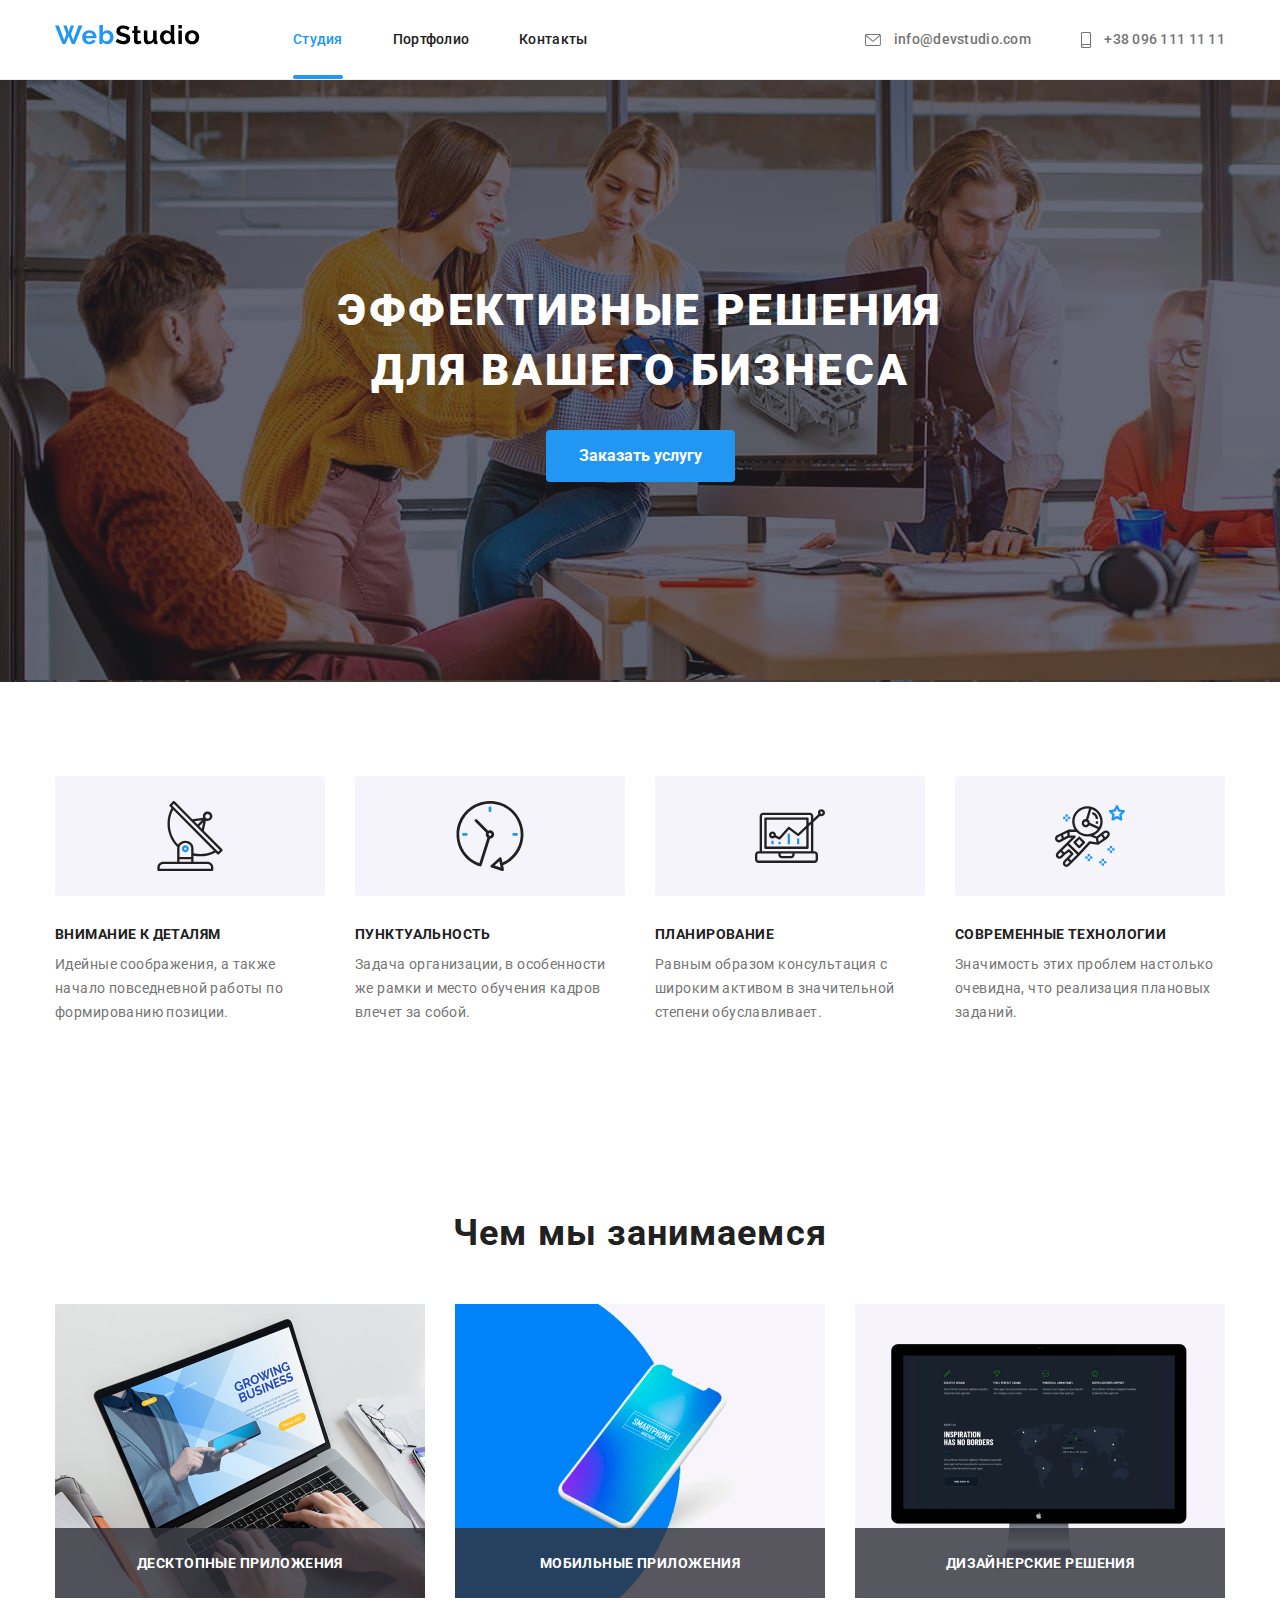
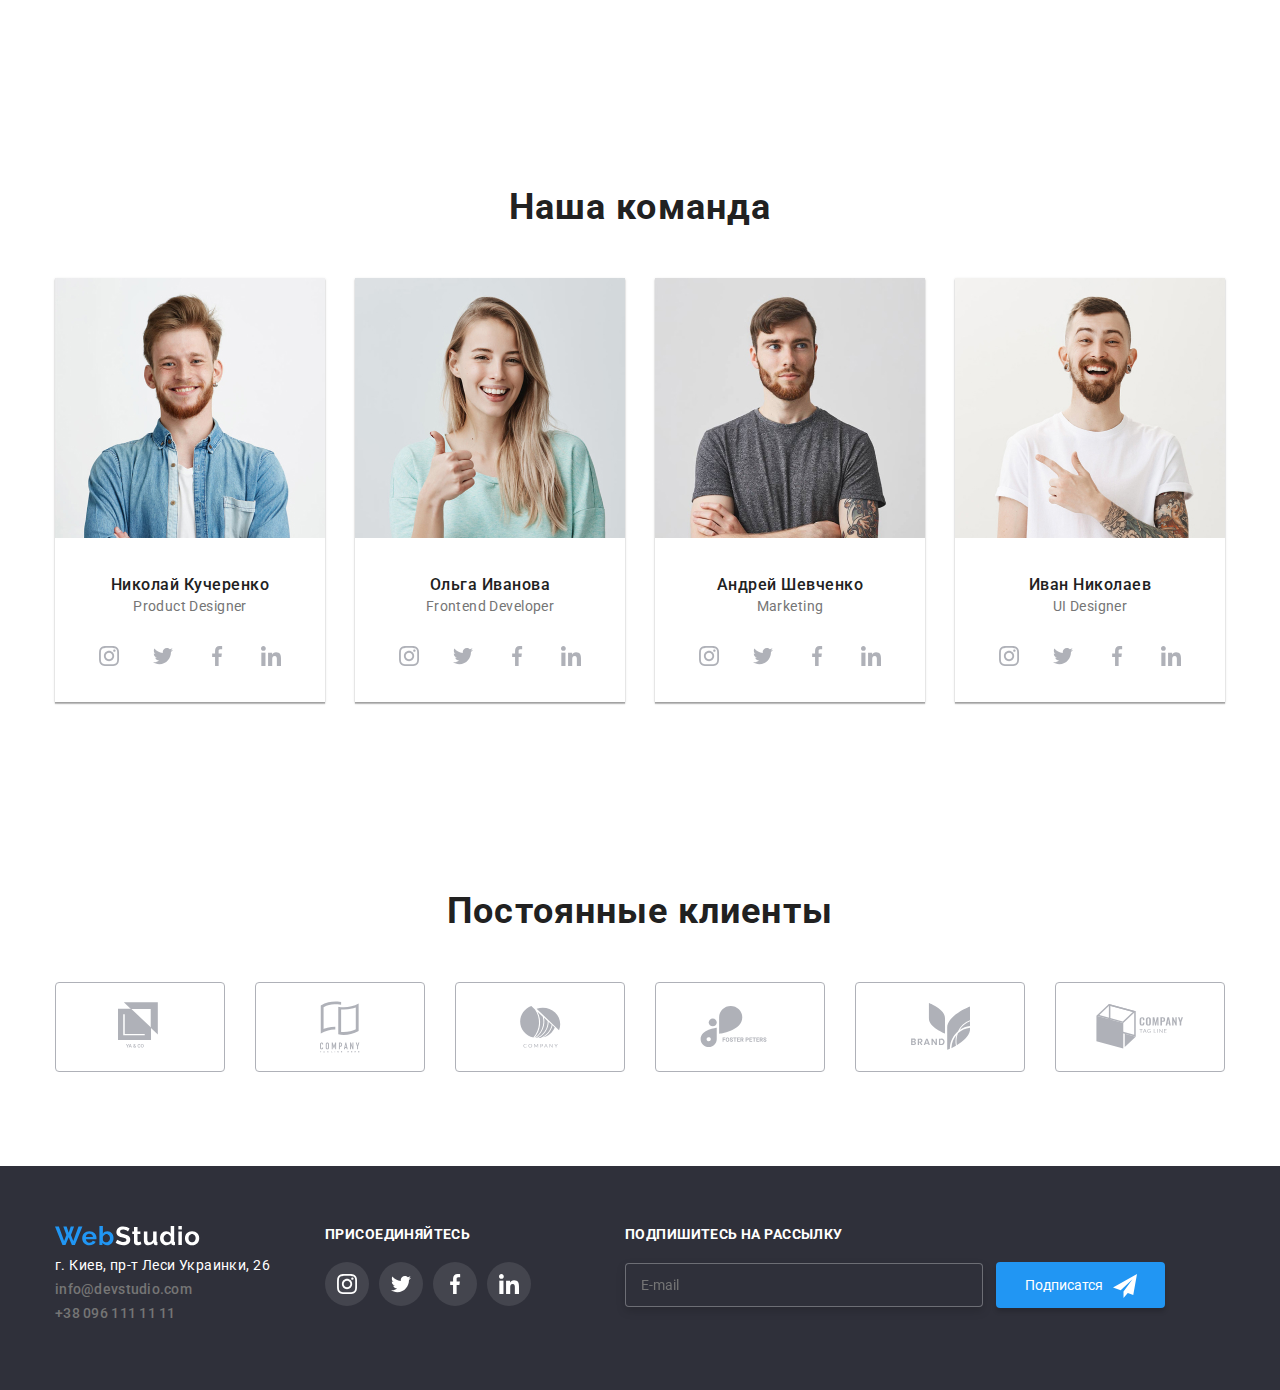
<file: index.html>
<!DOCTYPE html>
<html lang="ru">
<head>
    <meta charset="UTF-8" />
    <meta name="viewport" content="width=device-width, initial-scale=1.0" />
    <title>Document</title>
    <link href="https://fonts.googleapis.com/css2?family=Roboto:wght@400;500;700;900&display=swap" rel="stylesheet">
    <link rel="stylesheet" href="./css/main.min.css">
</head>

<body>

    <header class="header">
        <div class="container">
        <nav class="main-nav">
            <a href="/"><img src="./images/WebStudio.svg" class="logo" alt="Логотип"></a>
            <ul class="list site-nav">
                <li><a href="./index.html" class="link current">Студия</a></li>
                <li><a href="./portfolio.html" class="link">Портфолио</a></li>
                <li><a href="#contacts" class="link">Контакты</a></li>
            </ul>
            <ul class="list site-address">
                <li><a href="mailto:info@devstudio.com" class="link-mail">
                    <svg class="mail-svg-n" width="16" height="12"><use href="./images/sprite.svg#envelope"></use></svg> info@devstudio.com</a></li>
                <li><a href="tel:+380961111111" class="link-tel">
                    <svg class="phone-svg-n"  width="10" height="16"><use href="./images/sprite.svg#smartphone"></use></svg> +38 096 111 11 11</a></li>
            </ul>
        </nav>
        </div>
    </header>
    <main>     
        <section class="hero">
            <div class="container hero-con">
                <h1 class="hero-title">Эффективные решения<br> для вашего бизнеса</h1>
                <button class="button primary" href="" data-modal-open>Заказать услугу</button>
            </div>
        </section>
        <section class="functions-section section">
            <div class="container">
            <h2 hidden>Функции</h2>
            <ul class="list function-list">
                <li class="fnc-list">
                    <div>
                         <svg class="function-img" width="70" height="70"><use href="./images/sprite.svg#antenna" ></use></svg>
                    </div>
                    <h3 class="section-function">Внимание к деталям</h3>
                    <p class="function-items">Идейные соображения, а также начало повседневной работы по формированию позиции.</p>
                </li>
                <li class="fnc-list">
                    <div>
                         <svg class="function-img" width="70" height="70"><use href="./images/sprite.svg#clock" ></use></svg>
                    </div>
                    <h3 class="section-function">Пунктуальность</h3>
                    <p class="function-items">Задача организации, в особенности же рамки и место обучения кадров влечет за собой.</p>
                </li>
                <li class="fnc-list">
                    <div>
                         <svg class="function-img" width="70" height="70"><use href="./images/sprite.svg#diagram" ></use></svg>
                    </div>
                    <h3 class="section-function">Планирование</h3>
                    <p class="function-items">Равным образом консультация с широким активом в значительной степени обуславливает.</p>
                </li>
                <li class="fnc-list">
                    <div>
                         <svg class="function-img" width="70" height="70"><use href="./images/sprite.svg#astronaut" ></use></svg>
                    </div>    
                    <h3 class="section-function">Современные технологии</h3>
                    <p class="function-items">Значимость этих проблем настолько очевидна, что реализация плановых заданий.</p>
                </li>
            </ul>
            </div>
        </section>
        <section class="whatwedo-section section">
        <div class="container">
            <h2 class="section-title">Чем мы занимаемся</h2>
            <ul class="list function-list">
                <li class="work-li">
                    <div class="overlay-whatwedo">
                    <h3 class="whatwedo">Десктопные приложения</h3>
                    </div>
                    <img src="./images/img(1).jpg" alt="" width="370">
                </li>
                <li class="work-li">
                    <div class="overlay-whatwedo">
                    <h3 class="whatwedo">Мобильные приложения</h3>
                    </div>
                    <img src="./images/img(2).jpg" alt="" width="370">
                </li>
                <li class="work-li">
                    <div class="overlay-whatwedo">
                    <h3 class="whatwedo">Дизайнерские решения</h3>
                    </div>
                    <img src="./images/img(3).jpg" alt="" width="370">
                </li>
            </ul>
        </div>
        </section>
        <section class="team-section section">
        <div class="container">
            <h2 class="section-title">Наша команда</h2>
            <ul class="list function-list">
                <li class="fnc-li">
                    <img src="./images/img01.jpg" alt="">
                    <h3 class="section-item">Николай Кучеренко</h3>
                    <p>Product Designer</p>
                    <ul class="social-list">
                        <li class="social-element"><a href="https://www.instagram.com/?hl=ru" target="_blank" class="social-link">
                            <svg class="svg-team">
                                <use href="./images/sprite.svg#instagram"></use>
                            </svg></a></li>
                        <li class="social-element"><a href="https://twitter.com/explore" target="_blank" class="social-link">
                            <svg class="svg-team">
                                <use href="./images/sprite.svg#twitter"></use>
                            </svg></a></li>
                        <li class="social-element"><a href="https://www.facebook.com/campaign/landing.php?campaign_id=1600506868&extra_1=s%7Cc%7C303839676198%7Ce%7Cfacebook%7C&placement=&creative=303839676198&keyword=facebook&partner_id=googlesem&extra_2=campaignid%3D1600506868%26adgroupid%3D60825658456%26matchtype%3De%26network%3Dg%26source%3Dnotmobile%26search_or_content%3Ds%26device%3Dc%26devicemodel%3D%26adposition%3D%26target%3D%26targetid%3Dkwd-541132862%26loc_physical_ms%3D9061020%26loc_interest_ms%3D%26feeditemid%3D%26param1%3D%26param2%3D&gclid=CjwKCAjwjLD4BRAiEiwAg5NBFtguiMSLvXgGRlx7NWDnHO7qBOjqMM1xP7AW2_6qaOmT_vZ8aqdPcxoCaqUQAvD_BwE" target="_blank" class="social-link">
                            <svg class="svg-team">
                                <use href="./images/sprite.svg#facebook"></use></svg></a></li>
                        <li class="social-element"><a href="" target="_blank" class="social-link">
                            <svg class="svg-team">
                                <use href="./images/sprite.svg#linkedin"></use></svg>
                        </a></li>
                    </ul>
                </li>
                <li class="fnc-li">
                    <img src="./images/ОльгаИванова.jpg" alt="">
                    <h3 class="section-item">Ольга Иванова</h3>
                    <p>Frontend Developer</p>
                    <ul class="social-list">
                        <li class="social-element">
                            <a href="https://www.instagram.com/?hl=ru" target="_blank" class="social-link">
                                <svg class="svg-team">
                                    <use href="./images/sprite.svg#instagram"></use>
                                </svg>
                            </a>
                        </li>
                        <li class="social-element">
                            <a href="https://twitter.com/explore" target="_blank" class="social-link">
                            <svg class="svg-team">
                            <use href="./images/sprite.svg#twitter"></use>
                        </svg></a></li>
                        <li class="social-element"><a href="https://www.facebook.com/campaign/landing.php?campaign_id=1600506868&extra_1=s%7Cc%7C303839676198%7Ce%7Cfacebook%7C&placement=&creative=303839676198&keyword=facebook&partner_id=googlesem&extra_2=campaignid%3D1600506868%26adgroupid%3D60825658456%26matchtype%3De%26network%3Dg%26source%3Dnotmobile%26search_or_content%3Ds%26device%3Dc%26devicemodel%3D%26adposition%3D%26target%3D%26targetid%3Dkwd-541132862%26loc_physical_ms%3D9061020%26loc_interest_ms%3D%26feeditemid%3D%26param1%3D%26param2%3D&gclid=CjwKCAjwjLD4BRAiEiwAg5NBFtguiMSLvXgGRlx7NWDnHO7qBOjqMM1xP7AW2_6qaOmT_vZ8aqdPcxoCaqUQAvD_BwE" target="_blank" class="social-link">
                            <svg class="svg-team">
                            <use href="./images/sprite.svg#facebook"></use></svg></a></li>
                        <li class="social-element"><a href="" target="_blank" class="social-link"><svg class="svg-team">
                            <use href="./images/sprite.svg#linkedin"></use></svg></a></li>
                    </ul>
                </li>
                <li class="fnc-li">
                    <img src="./images/АндрейШевченко.jpg" alt="">
                    <h3 class="section-item">Андрей Шевченко</h3>
                    <p>Marketing</p>
                    <ul class="social-list">
                        <li class="social-element"><a href="https://www.instagram.com/?hl=ru" target="_blank" class="social-link"><svg class="svg-team">
                            <use href="./images/sprite.svg#instagram"></use>
                            </svg></a></li>
                        <li class="social-element"><a href="https://twitter.com/explore" target="_blank" class="social-link"><svg class="svg-team">
                            <use href="./images/sprite.svg#twitter"></use>
                            </svg></a></li>
                        <li class="social-element"><a href="https://www.facebook.com/campaign/landing.php?campaign_id=1600506868&extra_1=s%7Cc%7C303839676198%7Ce%7Cfacebook%7C&placement=&creative=303839676198&keyword=facebook&partner_id=googlesem&extra_2=campaignid%3D1600506868%26adgroupid%3D60825658456%26matchtype%3De%26network%3Dg%26source%3Dnotmobile%26search_or_content%3Ds%26device%3Dc%26devicemodel%3D%26adposition%3D%26target%3D%26targetid%3Dkwd-541132862%26loc_physical_ms%3D9061020%26loc_interest_ms%3D%26feeditemid%3D%26param1%3D%26param2%3D&gclid=CjwKCAjwjLD4BRAiEiwAg5NBFtguiMSLvXgGRlx7NWDnHO7qBOjqMM1xP7AW2_6qaOmT_vZ8aqdPcxoCaqUQAvD_BwE" target="_blank" class="social-link">
                            <svg class="svg-team">
                            <use href="./images/sprite.svg#facebook"></use></svg></a></li>
                        <li class="social-element"><a href="" target="_blank" class="social-link">
                            <svg class="svg-team">
                            <use href="./images/sprite.svg#linkedin"></use></svg>
                        </a></li>
                    </ul>
                </li>
                <li class="fnc-li">
                    <img src="./images/ИванНиколаев.jpg" alt="">
                    <h3 class="section-item">Иван Николаев</h3>
                    <p>UI Designer</p>
                    <ul class="social-list">
                        <li class="social-element"><a href="https://www.instagram.com/?hl=ru" target="_blank" class="social-link">
                            <svg class="svg-team">
                            <use href="./images/sprite.svg#instagram"></use></svg></a></li>
                        <li class="social-element"><a href="https://twitter.com/explore" target="_blank" class="social-link">
                            <svg class="svg-team">
                            <use href="./images/sprite.svg#twitter"></use></svg></a></li>
                        <li class="social-element"><a href="https://www.facebook.com/campaign/landing.php?campaign_id=1600506868&extra_1=s%7Cc%7C303839676198%7Ce%7Cfacebook%7C&placement=&creative=303839676198&keyword=facebook&partner_id=googlesem&extra_2=campaignid%3D1600506868%26adgroupid%3D60825658456%26matchtype%3De%26network%3Dg%26source%3Dnotmobile%26search_or_content%3Ds%26device%3Dc%26devicemodel%3D%26adposition%3D%26target%3D%26targetid%3Dkwd-541132862%26loc_physical_ms%3D9061020%26loc_interest_ms%3D%26feeditemid%3D%26param1%3D%26param2%3D&gclid=CjwKCAjwjLD4BRAiEiwAg5NBFtguiMSLvXgGRlx7NWDnHO7qBOjqMM1xP7AW2_6qaOmT_vZ8aqdPcxoCaqUQAvD_BwE" target="_blank" class="social-link">
                            <svg class="svg-team">
                            <use href="./images/sprite.svg#facebook"></use></svg></a></li>
                        <li class="social-element"><a href="" target="_blank" class="social-link">
                            <svg class="svg-team">
                            <use href="./images/sprite.svg#linkedin"></use></svg>
                        </a></li>
                    </ul>
                </li>
            </ul>
        </div>
        </section>
        <section class="clients-section section">
        <div class="container">
            <h2 class="section-title">Постоянные клиенты</h2>
            <ul class="list client-list">
                <li class="client-li"><a href="" target="_blank" class="client-svg">
                    <svg class="svg-client" width="44" height="49">
                        <use href="./images/sprite.svg#icon"></use>
                    </svg></a></li>
                <li class="client-li"><a href="" target="_blank" class="client-svg">
                    <svg class="svg-client" width="40" height="52">
                        <use href="./images/sprite.svg#merge"></use>
                    </svg></a></li>
                <li class="client-li"><a href="" target="_blank" class="client-svg">
                    <svg class="svg-client" width="41" height="42">
                        <use href="./images/sprite.svg#company"></use>
                    </svg></a></li>
                <li class="client-li"><a href="" target="_blank" class="client-svg">
                    <svg class="svg-client" width="80" height="42">
                        <use href="./images/sprite.svg#foster"></use>
                    </svg></a></li>
                <li class="client-li"><a href="" target="_blank" class="client-svg">
                    <svg class="svg-client" width="59" height="47">
                        <use href="./images/sprite.svg#brand"></use>
                    </svg></a></li>
                <li class="client-li"><a href="" target="_blank" class="client-svg">
                    <svg class="svg-client" width="88" height="45">
                        <use href="./images/sprite.svg#tagline"></use>
                    </svg></a></li>
            </ul>
        </div>
        </section>
        
    </main>
    
        <footer id="contacts">
            <div class="container footer-container">
                <div class="foo-box">
                <address class="address">
                    <ul class="list">
                        <li><a href="/"><img src="./images/WebStudio2.svg" alt="Логотип"></a></li>
                        <li><p class="footerp">г. Киев, пр-т Леси Украинки, 26</p></li>      
                        <li><a href="mailto:info@devstudio.com" class="link-mail">info@devstudio.com</a></li>
                        <li><a href="tel:+380961111111" class="link-tel">+38 096 111 11 11</a></li>
                    </ul>
                </address>
            </div>
            <div class="foo-box">
                <h3 class="podpis">присоединяйтесь</h3>
                <ul class="join-list">
                    <li class="social-element"><a href="https://www.instagram.com/?hl=ru" target="_blank" class="social-link">
                        <svg class="svg-team">
                        <use href="./images/sprite.svg#instagram"></use></svg></a></li>
                    <li class="social-element"><a href="https://twitter.com/explore" target="_blank" class="social-link">
                        <svg class="svg-team">
                        <use href="./images/sprite.svg#twitter"></use></svg></a></li>
                    <li class="social-element"><a href="https://www.facebook.com/campaign/landing.php?campaign_id=1600506868&extra_1=s%7Cc%7C303839676198%7Ce%7Cfacebook%7C&placement=&creative=303839676198&keyword=facebook&partner_id=googlesem&extra_2=campaignid%3D1600506868%26adgroupid%3D60825658456%26matchtype%3De%26network%3Dg%26source%3Dnotmobile%26search_or_content%3Ds%26device%3Dc%26devicemodel%3D%26adposition%3D%26target%3D%26targetid%3Dkwd-541132862%26loc_physical_ms%3D9061020%26loc_interest_ms%3D%26feeditemid%3D%26param1%3D%26param2%3D&gclid=CjwKCAjwjLD4BRAiEiwAg5NBFtguiMSLvXgGRlx7NWDnHO7qBOjqMM1xP7AW2_6qaOmT_vZ8aqdPcxoCaqUQAvD_BwE" target="_blank" class="social-link">
                        <svg class="svg-team">
                        <use href="./images/sprite.svg#facebook"></use></svg></a></li>
                    <li class="social-element"><a href="" target="_blank" class="social-link">
                        <svg class="svg-team">
                        <use href="./images/sprite.svg#linkedin"></use></svg>
                    </a></li>
                </ul>
                </div>
                <div>
                    <div class="podpis-div">
                        <h3 class="podpis">Подпишитесь на рассылку</h3>
                        <form>
                            <label class="podpis-label" for=""></label>
                            <input class="podpis-input" type="email" name="" id="" placeholder="E-mail">
                            <button type="submit" class="podpisatsa">Подписатся <svg class="podpis-icon" width="24px" height="24px"><use href="./images/sprite.svg#podpisatsa"></use></svg></button>
                        </form>
                    </div>
                </div>
        </div>
    </footer>
    <div class="backdrop is-hidden" data-modal>
        <div class="modal">
            <div class="krestik-div">
            <button type="button" class="form-wraper-close" data-modal-close>
                <svg class="krestik-svg">
                    <use href="./images/sprite.svg#Krestik"></use>
                </svg>
            </button>
            </div>
            <h2 class="form-heading">Оставьте свои данные, мы вам перезвоним</h2>
            <form class="form js-speaker-form">
                <label class="label frm" for="name">Имя</label>
                <div class="form-field">
                    <svg class="svg-form name-svg" width="12" height="12"><use href="./images/sprite.svg#name"></use></svg>
                    <input class="input" type="text" name="user-name" id="name" autofocus>
                </div>

                <label class="label frm" for="tel">Телефон</label>
                <div class="form-field">
                    <svg class="svg-form phone-svg" width="13" height="13"><use href="./images/sprite.svg#phone"></use></svg>
                    <input class="input" type="tel" name="tel" id="tel">
                </div>

                <label class="label frm" for="mail">Почта</label>
                <div class="form-field">
                    <svg class="svg-form mail-svg" width="15" height="12"><use href="./images/sprite.svg#mail"></use></svg>
                    <input class="input" type="email" name="mail" id="mail">
                </div>

                <div class="form-field">
                    <label class="label" for="comment">Комментарий</label>
                    <textarea name="comment" placeholder="Введите текст" id="comment" rows="10"></textarea>
                </div>

                <div class="agreement">
                    <input type="checkbox" class="checkbox" name="" value="dogovor" id="dogovor">
                    <label for="dogovor">Соглашаюсь с рассылкой и принимаю <a href="" class="form-link">Условия договора</a></label>
                </div>

                <button type="submit" class="button-form">Отправить</button>
            </form>
        </div>
    </div>

   

    <!-- <script>
        (() => {
            document.querySelector("js-speaker-form").addEventListener("submit", e => {
                e.preventDefault();

                new FormData(e.currentTarget).forEach((value, name) =>
                   console.log("${name}: ${value}"),
                );
            });
        })();
    </script> -->

    <script src="./js/modal.js"></script>
</body>

</html>
</file>
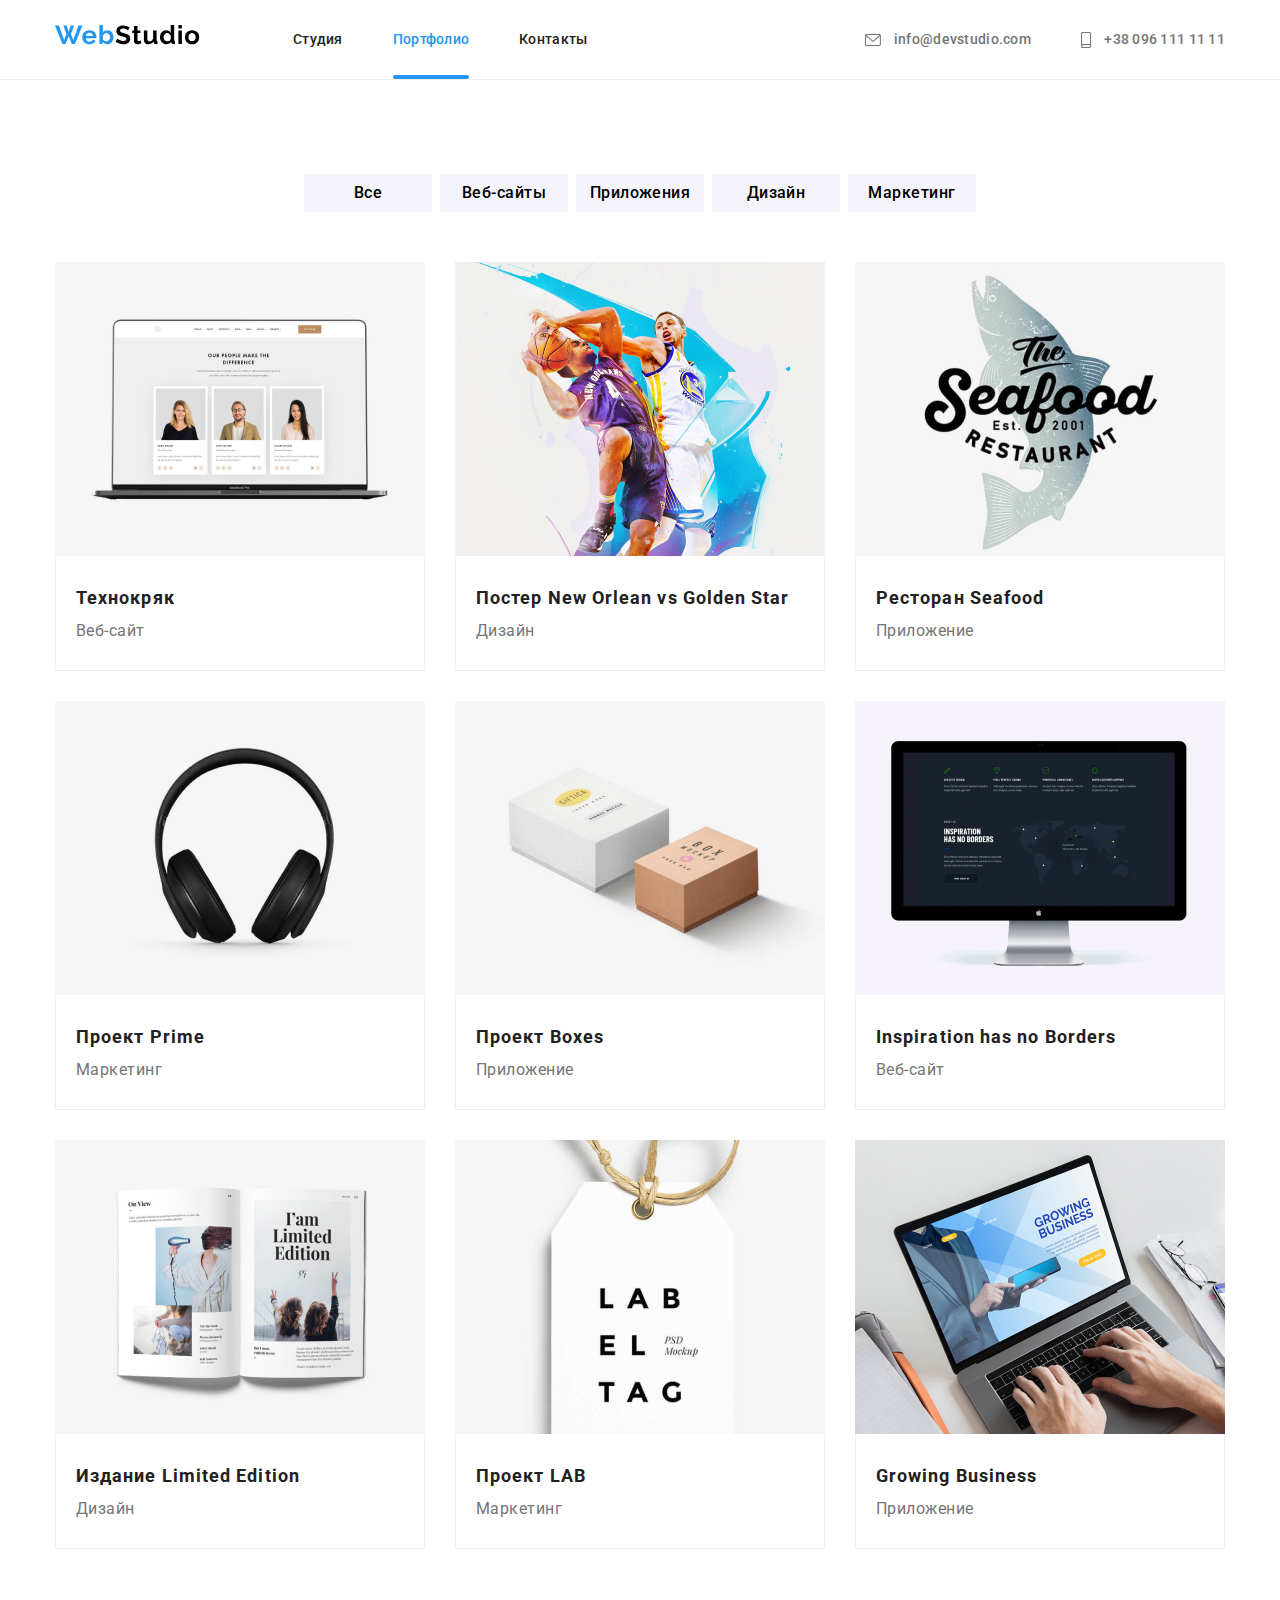
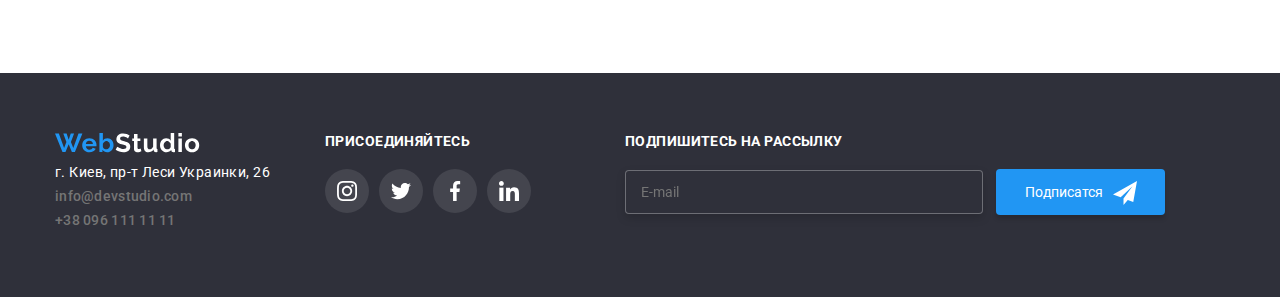
<file: portfolio.html>
<!DOCTYPE html>
<html lang="ru">
<head>
    <meta charset="UTF-8" />
    <meta name="viewport" content="width=device-width, initial-scale=1.0" />
    <title>Document</title>
    <link href="https://fonts.googleapis.com/css2?family=Roboto:wght@400;500;700;900&display=swap" rel="stylesheet">
    <link rel="stylesheet" href="./css/main.min.css">
</head>

<body>

    <header class="header">
        <div class="container">
        <nav class="main-nav">
            <a href="/"><img src="./images/WebStudio.svg" class="logo" alt="Логотип"></a>
            <ul class="list site-nav">
                <li><a href="./index.html" class="link">Студия</a></li>
                <li><a href="./portfolio.html" class="link current">Портфолио</a></li>
                <li><a href="#contacts" class="link">Контакты</a></li>
            </ul>
            <ul class="list site-address">
                <li><a href="mailto:info@devstudio.com" class="link-mail">
                    <svg class="mail-svg-n" width="16px" height="12px"><use href="./images/sprite.svg#envelope"></use></svg> info@devstudio.com</a></li>
                <li><a href="tel:+380961111111" class="link-tel">
                    <svg class="phone-svg-n"  width="10px" height="16px"><use href="./images/sprite.svg#smartphone"></use></svg> +38 096 111 11 11</a></li>
            </ul>
        </nav>
        </div>
    </header>

    <main>
        <section class="portfolio section">
        <div class="container">
            <h1 hidden>Наши работы</h1>
            <ul class="list btn-list">
                <li><button type="button" class="button-pf">Все</button></li>
                <li><button type="button" class="button-pf">Веб-сайты</button></li>
                <li><button type="button" class="button-pf">Приложения</button></li>
                <li><button type="button" class="button-pf">Дизайн</button></li>
                <li><button type="button" class="button-pf">Маркетинг</button></li>
            </ul>
            <ul class="list flex-container">
                <li class="flex-element">
                    <a href="" class="link-pf">
                <div class="img-wrap">
                    <img src="./images/tehnokrk.jpg" alt="" class="img-pf">
                    <div class="overlay">
                        <p class="overlay-paragraph">Технокряк это современная площадка распространения коронавируса. Компании используют эту платформу для цифрового шпионажа и атак на защищённые сервера конкурентов.</p>
                    </div>
                </div>
                    <div class="pf-text">                   
                    <h2 class="heading">Технокряк</h2>
                    <p class="paragraph-pf">Веб-сайт</p>
                    </div>
                    </a>
                </li>
                <li class="flex-element">
                    <a href="" class="link-pf">
                <div class="img-wrap">
                    <img src="./images/neworlean.jpg" alt="" class="img-pf">
                    <div class="overlay">
                        <p class="overlay-paragraph">Технокряк это современная площадка распространения коронавируса. Компании используют эту платформу для цифрового шпионажа и атак на защищённые сервера конкурентов.</p>
                    </div>
                </div>
                    <div class="pf-text">
                    <h2 class="heading">Постер New Orlean vs Golden Star</h2>
                    <p class="paragraph-pf">Дизайн</p>
                    </div>
                   
                    </a>
                </li>
                <li class="flex-element">
                    <a href="" class="link-pf">
                <div class="img-wrap">
                    <img src="./images/seafood.jpg" alt="" class="img-pf">
                    <div class="overlay">
                        <p class="overlay-paragraph">Технокряк это современная площадка распространения коронавируса. Компании используют эту платформу для цифрового шпионажа и атак на защищённые сервера конкурентов.</p>
                    </div>
                    </div>    
                    <div class="pf-text">
                    <h2 class="heading">Ресторан Seafood</h2>
                    <p class="paragraph-pf">Приложение</p>
                    </div>
                    
                    </a>
                </li>
                <li class="flex-element">
                    <a href="" class="link-pf">
                <div class="img-wrap">
                    <img src="./images/prime.jpg" alt="" class="img-pf">
                    <div class="overlay">
                        <p class="overlay-paragraph">Технокряк это современная площадка распространения коронавируса. Компании используют эту платформу для цифрового шпионажа и атак на защищённые сервера конкурентов.</p>
                    </div>
                    </div>    
                    <div class="pf-text">
                    <h2 class="heading">Проект Prime</h2>
                    <p class="paragraph-pf">Маркетинг</p>
                    </div>
                    
                    </a>
                </li>
                <li class="flex-element">
                    <a href="" class="link-pf">
                <div class="img-wrap">
                    <img src="./images/boxes.jpg" alt="" class="img-pf">
                 <div class="overlay">
                            <p class="overlay-paragraph">Технокряк это современная площадка распространения коронавируса. Компании используют эту платформу для цифрового шпионажа и атак на защищённые сервера конкурентов.</p>
                    </div>
                </div>
                    <div class="pf-text">
                    <h2 class="heading">Проект Boxes</h2>
                    <p class="paragraph-pf">Приложение</p>
                    </div>
                   
                    </a>
                </li>
                <li class="flex-element">
                    <a href="" class="link-pf">
                <div class="img-wrap">
                    <img src="./images/inspiration.jpg" alt="" class="img-pf">
                 <div class="overlay">
                            <p class="overlay-paragraph">Технокряк это современная площадка распространения коронавируса. Компании используют эту платформу для цифрового шпионажа и атак на защищённые сервера конкурентов.</p>
                    </div>
                </div> 
                    <div class="pf-text">
                    <h2 class="heading">Inspiration has no Borders</h2>
                    <p class="paragraph-pf">Веб-сайт</p>
                    </div>
                   
                    </a>
                </li>
                <li class="flex-element">
                    <a href="" class="link-pf">
                <div class="img-wrap">
                    <img src="./images/LE.jpg" alt="" class="img-pf">
                    <div class="overlay">
                        <p class="overlay-paragraph">Технокряк это современная площадка распространения коронавируса. Компании используют эту платформу для цифрового шпионажа и атак на защищённые сервера конкурентов.</p>
                    </div>
                    </div>    
                    <div class="pf-text">
                    <h2 class="heading">Издание Limited Edition</h2>
                    <p class="paragraph-pf">Дизайн</p>
                    </div>
                    
                    </a>
                </li>
                <li class="flex-element">
                    <a href="" class="link-pf">
                <div class="img-wrap">
                    <img src="./images/lab.jpg" alt="" class="img-pf">
                    <div class="overlay">
                        <p class="overlay-paragraph">Технокряк это современная площадка распространения коронавируса. Компании используют эту платформу для цифрового шпионажа и атак на защищённые сервера конкурентов.</p>
                    </div>
                    </div>    
                    <div class="pf-text">
                    <h2 class="heading">Проект LAB</h2>
                    <p class="paragraph-pf">Маркетинг</p>
                    </div>
                    
                    </a>
                </li>
                <li class="flex-element">
                    <a href="" class="link-pf">
                <div class="img-wrap">
                    <img src="./images/business.jpg" alt="" class="img-pf">
                 <div class="overlay">
                            <p class="overlay-paragraph">Технокряк это современная площадка распространения коронавируса. Компании используют эту платформу для цифрового шпионажа и атак на защищённые сервера конкурентов.</p>
                    </div> 
                </div>
                    <div class="pf-text">
                    <h2 class="heading">Growing Business</h2>
                    <p class="paragraph-pf">Приложение</p>
                    </div>
                   
                    </a>
                </li>
            </ul>
        </div>
        </section>
    </main>
    <footer>
        <div class="container footer-container">
            <div class="foo-box">
            <address>
                <ul class="list">
                <li><a href="/"><img src="./images/WebStudio2.svg" alt="Логотип"></a></li>
                <li><p class="footerp">г. Киев, пр-т Леси Украинки, 26</p></li>
                <li><a href="mailto:info@devstudio.com" class="link-mail">info@devstudio.com</a></li>
                <li><a href="tel:+380961111111" class="link-tel">+38 096 111 11 11</a></li>
                </ul>
            </address>
            </div>
            <div class="foo-box">
                <h3 class="podpis">присоединяйтесь</h3>
            <ul class="join-list">
                <li class="social-element"><a href="https://www.instagram.com/?hl=ru" target="_blank" class="social-link">
                    <svg class="svg-team">
                    <use href="./images/sprite.svg#instagram"></use></svg></a></li>
                <li class="social-element"><a href="https://twitter.com/explore" target="_blank" class="social-link">
                    <svg class="svg-team">
                    <use href="./images/sprite.svg#twitter"></use></svg></a></li>
                <li class="social-element"><a href="https://www.facebook.com/campaign/landing.php?campaign_id=1600506868&extra_1=s%7Cc%7C303839676198%7Ce%7Cfacebook%7C&placement=&creative=303839676198&keyword=facebook&partner_id=googlesem&extra_2=campaignid%3D1600506868%26adgroupid%3D60825658456%26matchtype%3De%26network%3Dg%26source%3Dnotmobile%26search_or_content%3Ds%26device%3Dc%26devicemodel%3D%26adposition%3D%26target%3D%26targetid%3Dkwd-541132862%26loc_physical_ms%3D9061020%26loc_interest_ms%3D%26feeditemid%3D%26param1%3D%26param2%3D&gclid=CjwKCAjwjLD4BRAiEiwAg5NBFtguiMSLvXgGRlx7NWDnHO7qBOjqMM1xP7AW2_6qaOmT_vZ8aqdPcxoCaqUQAvD_BwE" target="_blank" class="social-link">
                    <svg class="svg-team">
                    <use href="./images/sprite.svg#facebook"></use></svg></a></li>
                <li class="social-element"><a href="" target="_blank" class="social-link">
                    <svg class="svg-team">
                    <use href="./images/sprite.svg#linkedin"></use></svg>
                </a></li>
            </ul>
            </div>
            <div class="podpis-div">
                <h3 class="podpis">Подпишитесь на рассылку</h3>
                <form>
                    <label class="podpis-label" for=""></label>
                    <input class="podpis-input" type="email" name="" id="" placeholder="E-mail">
                    <button type="submit" class="podpisatsa">Подписатся <svg class="podpis-icon" width="24px" height="24px"><use href="./images/sprite.svg#podpisatsa"></use></svg></button>
                </form>
            </div>
        </div>
    </footer>
</body>

</html>
</file>
<file: css/main.min.css>
/*! normalize.css v8.0.1 | MIT License | github.com/necolas/normalize.css */html{line-height:1.15;-webkit-text-size-adjust:100%}body{margin:0}main{display:block}h1{font-size:2em;margin:0.67em 0}hr{box-sizing:content-box;height:0;overflow:visible}pre{font-family:monospace, monospace;font-size:1em}a{background-color:transparent}abbr[title]{border-bottom:none;text-decoration:underline;text-decoration:underline dotted}b,strong{font-weight:bolder}code,kbd,samp{font-family:monospace, monospace;font-size:1em}small{font-size:80%}sub,sup{font-size:75%;line-height:0;position:relative;vertical-align:baseline}sub{bottom:-0.25em}sup{top:-0.5em}img{border-style:none}button,input,optgroup,select,textarea{font-family:inherit;font-size:100%;line-height:1.15;margin:0}button,input{overflow:visible}button,select{text-transform:none}button,[type="button"],[type="reset"],[type="submit"]{-webkit-appearance:button}button::-moz-focus-inner,[type="button"]::-moz-focus-inner,[type="reset"]::-moz-focus-inner,[type="submit"]::-moz-focus-inner{border-style:none;padding:0}button:-moz-focusring,[type="button"]:-moz-focusring,[type="reset"]:-moz-focusring,[type="submit"]:-moz-focusring{outline:1px dotted ButtonText}fieldset{padding:0.35em 0.75em 0.625em}legend{box-sizing:border-box;color:inherit;display:table;max-width:100%;padding:0;white-space:normal}progress{vertical-align:baseline}textarea{overflow:auto}[type="checkbox"],[type="radio"]{box-sizing:border-box;padding:0}[type="number"]::-webkit-inner-spin-button,[type="number"]::-webkit-outer-spin-button{height:auto}[type="search"]{-webkit-appearance:textfield;outline-offset:-2px}[type="search"]::-webkit-search-decoration{-webkit-appearance:none}::-webkit-file-upload-button{-webkit-appearance:button;font:inherit}details{display:block}summary{display:list-item}template{display:none}[hidden]{display:none}html{box-sizing:border-box}*,*::before,*::after{box-sizing:inherit}h1,h2,h3,p{margin:0}body{background-color:#fff;color:#757575;font-family:"Roboto", sans-serif;font-size:14px;line-height:24px;letter-spacing:0.03em;margin:0;padding-top:80px}ul{list-style:none;margin:0;padding:0}.section{padding-top:94px;padding-bottom:94px}.section-title{margin-bottom:50px;margin-top:0;font-family:Roboto;font-weight:bold;font-size:36px;line-height:42px;text-align:center;letter-spacing:0.03em;color:#212121}.container{width:480px;padding-left:15px;padding-right:15px;margin-left:auto;margin-right:auto}@media screen and (min-width: 768px){.container{width:768px;padding-left:15px;padding-right:15px;margin-left:auto;margin-right:auto}}@media screen and (min-width: 1200px){.container{width:1200px;padding-left:15px;padding-right:15px;margin-left:auto;margin-right:auto}}.header{position:fixed;width:100%;min-height:80px;top:0;left:0;background-color:#fff;border-bottom:1px solid #EEEEEE;z-index:1}.site-nav{display:flex;margin-left:93px}.site-nav li{margin-right:50px}.site-nav li:last-child{margin-right:0}.site-address{display:flex;margin-left:auto}.site-address li:not(:last-child){margin-right:50px}.site-nav li .current{position:relative}.site-nav li .current::after{position:absolute;content:"";width:100%;height:4px;background-color:#2196F3;top:44px;left:0;border-radius:2px}.mail-svg-n,.phone-svg-n{fill:currentColor;margin-right:10px;vertical-align:middle}.site-nav .link{color:#212121;text-decoration:none;font-family:Roboto;font-style:normal;font-weight:500;font-size:14px;line-height:16px;letter-spacing:0.02em;transition:250ms cubic-bezier(0.4, 0, 0.2, 1)}.site-nav .link:hover,.site-nav .link:focus{color:#2196F3}.site-nav .link.current{color:#2196F3}.container .main-nav{display:flex;align-items:center;padding-top:25px;padding-bottom:25px}.link-mail,.link-tel{position:relative;font-family:'Roboto';font-style:normal;font-weight:500;font-size:14px;line-height:16px;letter-spacing:0.02em;text-decoration:none;transition:250ms cubic-bezier(0.4, 0, 0.2, 1);color:#757575}.link-mail:hover,.link-mail:focus,.link-tel:hover,.link-tel:focus{color:#2196F3}.hero{text-align:center;padding-bottom:200px;padding-top:200px;background-image:linear-gradient(rgba(47,48,58,0.4), rgba(47,48,58,0.4)),url(../images/hero.jpg)}.hero-title{margin:0;padding-bottom:30px;font-family:'Roboto';font-weight:900;font-size:44px;line-height:60px;text-align:center;letter-spacing:0.06em;text-transform:uppercase;color:#FFFFFF}.button.primary{display:inline-block;color:#fff;background-color:#2196F3;border-color:transparent;font-weight:700;font-size:16px;line-height:1.87;padding:10px 32px;text-decoration:none;border-radius:4px}.button{background-color:#2196F3;color:#fff;font-size:24px;padding:10px 32px;display:inline-block;border:1px solid transparent;transition:250ms cubic-bezier(0.4, 0, 0.2, 1)}button{border:none}.function-list{display:flex}.function-list .fnc-li:not(:last-child){margin-right:30px}.fnc-li{box-shadow:0px 1px 3px rgba(0,0,0,0.12),0px 1px 1px rgba(0,0,0,0.14),0px 2px 1px rgba(0,0,0,0.2);width:270px}.function-list .fnc-list{width:270px}.function-list .fnc-list:not(:last-child){margin-right:30px}.section-function{font-family:Roboto;font-weight:bold;font-size:14px;line-height:16px;letter-spacing:0.03em;text-transform:uppercase;margin-top:0;margin-bottom:10px;color:#212121}.function-items{margin-top:0;margin-bottom:0}.fnc-list div{justify-content:center;align-items:center;width:100%;height:120px;background:#F5F4FA;display:flex;border-radius:3px;margin-bottom:30px}.overlay-whatwedo{display:block;position:absolute;bottom:0;width:100%;height:70px;background-color:rgba(47,48,58,0.8)}.whatwedo{display:block;text-align:center;padding-top:27px;padding-bottom:27px;font-family:Roboto;font-style:normal;font-weight:bold;font-size:14px;line-height:16px;text-align:center;letter-spacing:0.03em;text-transform:uppercase;color:#FFFFFF}.work-li{position:relative;width:370px}.work-li:not(:last-child){margin-right:30px}.work-li img{display:block;max-width:100%;height:auto}.whatwedo{text-transform:uppercase;margin:0}.section-item{font-family:Roboto;font-weight:500;font-size:16px;line-height:19px;letter-spacing:0.03em;padding-top:30px;color:#212121}.link-team{text-decoration:none}.social-element a{background:rgba(255,255,255,0.1);transition:250ms cubic-bezier(0.4, 0, 0.2, 1)}.social-list{display:flex;justify-content:center;margin-bottom:24px}.social-list .social-element:not(:last-child){margin-right:10px}.social-link{border-radius:50%;width:44px;height:44px;display:flex;justify-content:center;align-items:center;transition:250ms cubic-bezier(0.4, 0, 0.2, 1)}.social-link:hover{background-color:#2196F3}.social-link:hover .svg-team{fill:#FFFFFF}.svg-team{fill:#AFB1B8;width:20px;height:20px;transition:250ms cubic-bezier(0.4, 0, 0.2, 1)}.fnc-li h3,.fnc-li p{text-align:center}.fnc-li p{margin-bottom:16px}.client-list{display:flex;justify-content:space-between}.client-svg{width:170px;height:90px;display:flex;justify-content:center;align-items:center;border:1px solid #AFB1B8;border-radius:4px;transition:250ms cubic-bezier(0.4, 0, 0.2, 1)}.client-list .client-svg:hover,.client-list .client-svg:focus{border:1px solid #2196F3}.svg-client{fill:#AFB1B8;transition:250ms cubic-bezier(0.4, 0, 0.2, 1)}.client-svg:hover .svg-client{fill:#2196F3}footer{padding-top:60px;padding-bottom:60px;background:#2F303A}.footerp{font-family:Roboto;font-style:normal;font-weight:normal;font-size:14px;line-height:24px;letter-spacing:0.03em;color:#FFFFFF}.foo-box h3{color:#FFFFFF}.footer-container{display:flex}.foo-box{width:270px}.podpisatsa{padding-top:15px;padding-bottom:15px;padding-right:62px;padding-left:29px;margin-left:10px;background:#2196F3;box-shadow:0px 4px 4px rgba(0,0,0,0.15);border-radius:4px;color:#FFFFFF;position:relative}.podpis-icon{position:absolute;top:12px;right:28px}.podpis{font-family:Roboto;font-style:normal;font-weight:bold;font-size:14px;line-height:16px;letter-spacing:0.03em;text-transform:uppercase;margin-bottom:20px;color:#FFFFFF}.podpis-input{padding-top:13px;padding-bottom:13px;padding-left:15px;width:358px;background:#2F303A;color:#FFFFFF;outline:none;border:1px solid rgba(255,255,255,0.3);box-sizing:border-box;filter:drop-shadow(0px 4px 4px rgba(0,0,0,0.15));border-radius:4px}.podpis-div{margin-right:12px;margin-left:30px}.link-mail,.link-tel{position:relative;font-family:'Roboto';font-style:normal;font-weight:500;font-size:14px;line-height:16px;letter-spacing:0.02em;text-decoration:none;transition:250ms cubic-bezier(0.4, 0, 0.2, 1);color:#757575}.link-mail:hover,.link-mail:focus,.link-tel:hover,.link-tel:focus{color:#2196F3}.join-list .social-element:not(:last-child){margin-right:10px}.join-list .svg-team{fill:#FFFFFF}.join-list{display:flex;margin-bottom:24px}.backdrop{position:fixed;top:0;left:0;width:100%;height:100%;background:rgba(0,0,0,0.2);z-index:2}.backdrop.is-hidden{opacity:0;visibility:hidden;pointer-events:none}.modal{position:absolute;top:50%;left:50%;transform:translate(-50%, -50%);width:528px;padding:40px;background-color:#fff}.form-wraper-close{display:flex;justify-content:center;align-items:center;position:absolute;top:8px;right:8px;width:30px;height:30px;border-radius:50%;background-color:transparent;border:1px solid rgba(33,33,33,0.2);cursor:pointer}.form-wraper-close:hover{color:#188CE8}.krestik-svg{fill:currentColor;width:10px;height:10px}.label,.input,textarea{display:block;box-sizing:border-box}.input,textarea{border:1px solid rgba(33,33,33,0.2);border-radius:4px;width:100%}textarea{resize:none;width:448px;height:120px}.form-field{margin-bottom:10px;position:relative}.form-field:hover .input,.form-field:focus-within .input{border-color:#2196F3;outline:none}.form-field:hover .svg-form,.form-field:focus-within .svg-form{fill:#2196F3}.form-field:hover textarea,.form-field:focus-within textarea{border-color:#2196F3;outline:none}.form-field label{margin-bottom:5px}.form-field input{position:relative;border-radius:4px;padding:12px 12px 12px 30px}.form-heading{text-align:center;font-size:20px;margin-bottom:12px;color:#212121}.agreement{display:flex;align-items:center;justify-content:center;margin-bottom:20px}.checkbox{margin-right:7px}.form-link{color:#188CE8}.button-form{padding-top:15px;padding-bottom:15px;padding-right:55px;padding-left:55px;background-color:#188CE8;box-shadow:0px 4px 4px rgba(0,0,0,0.15);color:#FFFFFF;border-radius:4px;display:block;margin:0 auto}.name-svg,.mail-svg,.phone-svg{position:absolute;fill:currentColor;top:13px;z-index:2;left:12px;fill:#212121}.name-svg{width:12px;height:12px}.phone-svg{width:13px;height:13px}.mail-svg{width:15px;height:12px}.frm{margin-left:25px}.portfolio{padding-top:94px}.overlay{position:absolute;width:100%;height:100%;top:100%;left:0;opacity:0;visibility:hidden;transition:250ms cubic-bezier(0.4, 0, 0.2, 1);background:rgba(33,150,243,0.9)}.overlay-paragraph{display:flex;color:#FFFFFF;font-family:Roboto;font-style:normal;font-weight:normal;font-size:18px;line-height:28px;padding-left:24px;padding-right:24px;padding-top:63px;padding-bottom:63px;margin:0;letter-spacing:0.03em}.link-pf{display:block;text-decoration:none;transition:250ms cubic-bezier(0.4, 0, 0.2, 1)}.link-pf:hover{box-shadow:0px 1px 1px rgba(0,0,0,0.12),0px 4px 4px rgba(0,0,0,0.06),1px 4px 6px rgba(0,0,0,0.16)}.link-pf:hover .overlay{opacity:1;visibility:visible}.paragraph-pf{font-family:Roboto;font-style:normal;font-weight:normal;font-size:16px;line-height:30px;margin:0 auto;letter-spacing:0.03em;color:#757575}.button-pf{font-family:"Roboto";font-style:normal;font-weight:500;font-size:16px;line-height:26px;text-align:center;letter-spacing:0.03em;width:128px;height:38px;left:576px;top:174px;transition:250ms cubic-bezier(0.4, 0, 0.2, 1);background:#F5F4FA;border-radius:4px}.button-pf:hover,.button-pf:focus{color:#FFFFFF;background:#2196F3}.img-pf{display:block}.flex-element{position:relative}.pf-text{padding:24px 20px}.pf-text{border:1px solid #EEEEEE;border-top:0}.flex-container{display:flex;flex-wrap:wrap;justify-content:space-between}.flex-element{width:370px;margin-bottom:30px;box-sizing:border-box;transition:250ms cubic-bezier(0.4, 0, 0.2, 1)}.flex-element img{width:100%;height:100%}.flex-element:hover .overlay{top:0}.heading{font-family:'Roboto';font-style:normal;font-weight:bold;font-size:18px;line-height:36px;margin:0 auto;letter-spacing:0.06em;color:#212121}.btn-list{display:flex;justify-content:center;margin:0 auto;margin-bottom:50px}.btn-list li:not(:last-child){margin-right:8px}.img-wrap{position:relative;overflow:hidden}
/*# sourceMappingURL=main.min.css.map */
</file>
